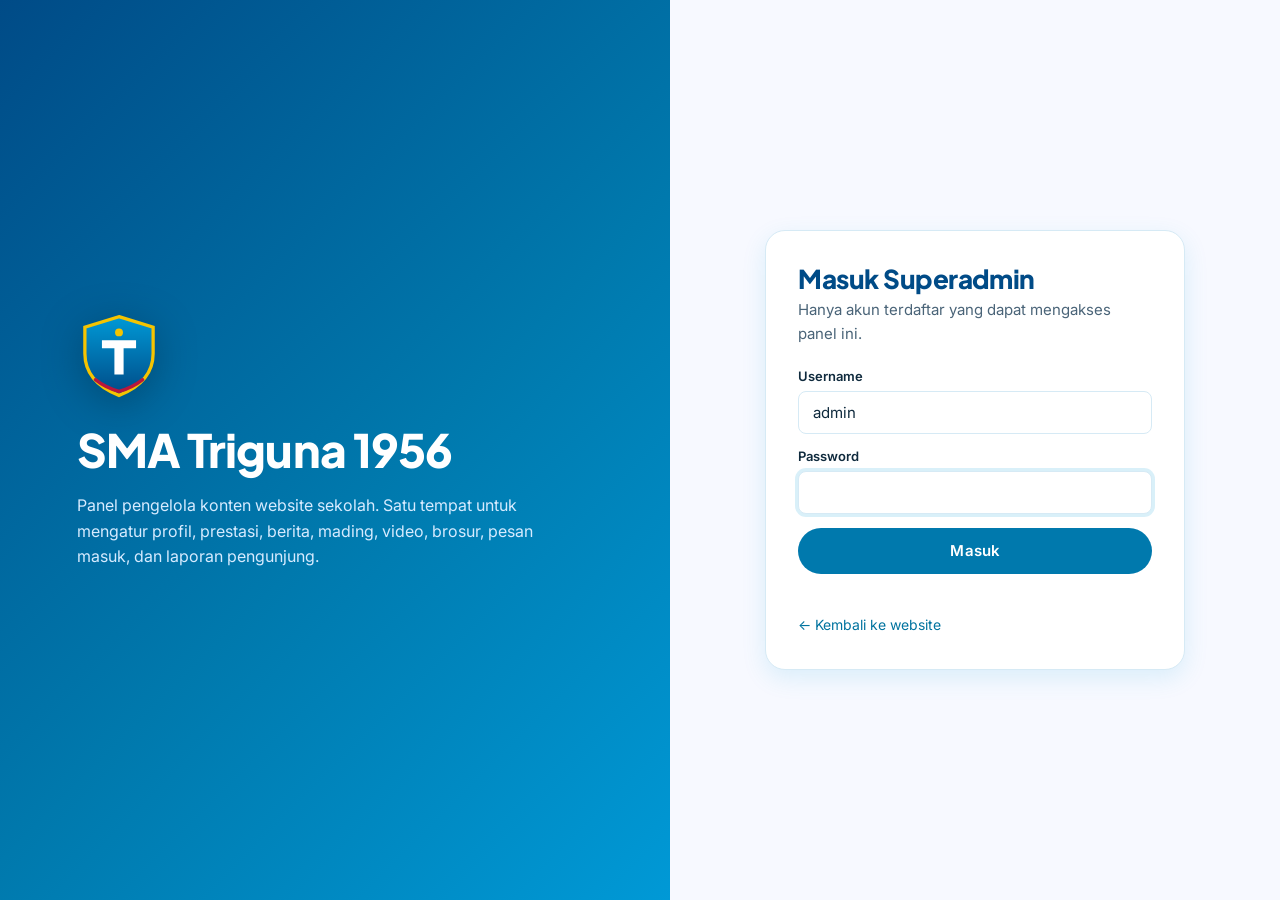
<file: admin.html>
<!DOCTYPE html>
<html lang="id">
<head>
  <meta charset="utf-8">
  <meta name="viewport" content="width=device-width, initial-scale=1">
  <title>Panel Admin — SMA Triguna 1956</title>
  <meta name="robots" content="noindex, nofollow">
  <meta name="theme-color" content="#004B87">
  <link rel="icon" href="assets/logo.svg" type="image/svg+xml">
  <script>try{var t=JSON.parse(localStorage.getItem('trg:v1:theme')||'null')||(matchMedia('(prefers-color-scheme: dark)').matches?'dark':'light');document.documentElement.dataset.theme=t;}catch(e){document.documentElement.dataset.theme='light';}</script>
  <link rel="preconnect" href="https://script.google.com">
  <link rel="preconnect" href="https://script.googleusercontent.com" crossorigin>
  <link rel="preconnect" href="https://fonts.googleapis.com">
  <link rel="preconnect" href="https://fonts.gstatic.com" crossorigin>
  <link rel="stylesheet" href="https://fonts.googleapis.com/css2?family=Inter:wght@400;500;600;700&family=Plus+Jakarta+Sans:wght@600;700;800&display=swap">
  <link rel="stylesheet" href="css/base.css">
  <link rel="stylesheet" href="css/admin.css">
  <script defer src="js/config.js"></script>
  <script defer src="js/icons.js"></script>
  <script defer src="js/core.js"></script>
  <script defer src="js/admin.js"></script>
</head>
<body class="adm">
  <!-- LOGIN -->
  <section id="login" class="login" hidden>
    <div class="login-art">
      <img src="assets/logo.svg" alt="" width="84" height="84">
      <h1>SMA Triguna 1956</h1>
      <p>Panel pengelola konten website sekolah. Satu tempat untuk mengatur profil, prestasi, berita, mading, video, brosur, pesan masuk, dan laporan pengunjung.</p>
    </div>
    <form class="login-card card" id="loginForm" novalidate>
      <h2>Masuk Superadmin</h2>
      <p class="muted">Hanya akun terdaftar yang dapat mengakses panel ini.</p>
      <div class="field"><label for="l-user">Username</label><input id="l-user" name="username" autocomplete="username" required value="admin"></div>
      <div class="field"><label for="l-pass">Password</label><input id="l-pass" name="password" type="password" autocomplete="current-password" required></div>
      <button class="btn btn-block" type="submit">Masuk</button>
      <p class="form-msg" role="alert"></p>
      <a class="back" href="index.html">← Kembali ke website</a>
    </form>
  </section>

  <!-- APLIKASI -->
  <div id="app" class="shell" hidden>
    <aside class="side" id="side" aria-label="Menu admin"></aside>
    <div class="side-scrim" id="scrim"></div>
    <div class="main">
      <header class="bar">
        <button class="btn-icon show-md" id="sideBtn" type="button" aria-label="Buka menu"></button>
        <nav class="crumb" id="crumb"></nav>
        <div class="bar-act">
          <span class="sync" id="sync" title="Status sinkron"></span>
          <a class="btn btn-soft btn-sm hide-sm" href="index.html" target="_blank" rel="noopener" id="viewSite"></a>
          <button class="btn-icon" type="button" id="themeBtn" aria-label="Ganti mode" data-theme-icon></button>
          <a class="btn-icon bell" href="#/pesan" id="bell" aria-label="Pesan masuk"></a>
          <button class="btn-icon" type="button" id="logoutBtn" aria-label="Keluar"></button>
        </div>
      </header>
      <main class="pages" id="pages"></main>
    </div>
  </div>

  <aside class="drawer" id="drawer" aria-modal="true" role="dialog" aria-label="Formulir"><div class="drawer-box"></div></aside>
  <div class="modal" id="dialog" role="alertdialog" aria-modal="true"><div class="modal-box dialog-box"></div></div>
</body>
</html>
</file>
<file: css/base.css>
/* ============================================================
   SMA Triguna 1956 — Token desain & komponen bersama
   Sumber: DESIGN_light.md & DESIGN_dark.md (Heritage & Forward Vision)
   ============================================================ */
:root {
  --primary: #0099D6;          /* biru muda logo — permukaan & aksen */
  --primary-ink: #00739F;      /* versi teks/tombol agar kontras AA */
  --btn: #0079AD; --btn-h: #00668F; --on-btn: #ffffff;
  --deep: #004B87;             /* biru tua: judul, navigasi, footer */
  --gold: #F5C400; --on-gold: #0F2A3D;
  --crimson: #B8163D; --crimson-tint: #FDE8EC;
  --bg: #F7F9FF; --surface: #FFFFFF; --tint: #E6F4FB; --tint-2: #D6EBFF;
  --text: #0F2A3D; --muted: #4A6478; --border: #D6EAF5;
  --heading: #004B87;
  --ok: #0F7B4F; --ok-tint: #E3F6EC;
  --shadow-rest: 0 2px 10px rgba(0, 75, 135, .04);
  --shadow: 0 8px 24px rgba(0, 153, 214, .12);
  --shadow-hover: 0 12px 32px rgba(0, 153, 214, .16);
  --shadow-modal: 0 20px 48px rgba(15, 42, 61, .18);
  --overlay: rgba(6, 26, 43, .62);
  --hero-grad: linear-gradient(180deg, rgba(0, 45, 82, .55) 0%, rgba(0, 60, 110, .72) 60%, rgba(0, 40, 75, .92) 100%);
  --band-grad: linear-gradient(135deg, #004B87 0%, #0079AD 55%, #0099D6 100%);
  --r-sm: 8px; --r-md: 12px; --r-lg: 20px; --r-full: 999px;
  --f-head: 'Plus Jakarta Sans', system-ui, -apple-system, 'Segoe UI', sans-serif;
  --f-body: 'Inter', system-ui, -apple-system, 'Segoe UI', Roboto, sans-serif;
  --ease: cubic-bezier(.2, .7, .2, 1);
  color-scheme: light;
}
:root[data-theme="dark"] {
  --primary: #33B5E8; --primary-ink: #72D2FF;
  --btn: #33B5E8; --btn-h: #5CC6F0; --on-btn: #01263A;
  --deep: #0C2740; --gold: #F5C400;
  --crimson: #E0355D; --crimson-tint: #3A1220;
  --bg: #061A2B; --surface: #0C2740; --tint: #0E2132; --tint-2: #17405E;
  --text: #EAF6FC; --muted: #9DB8CC; --border: #17405E; --heading: #EAF6FC;
  --ok: #4ADE9B; --ok-tint: #0E3324;
  --shadow-rest: 0 0 0 1px #17405E;
  --shadow: 0 8px 24px rgba(0, 0, 0, .4);
  --shadow-hover: 0 12px 32px rgba(0, 0, 0, .5);
  --shadow-modal: 0 20px 48px rgba(0, 0, 0, .6);
  --overlay: rgba(0, 8, 16, .75);
  --hero-grad: linear-gradient(180deg, rgba(1, 15, 30, .6) 0%, rgba(1, 21, 37, .8) 60%, rgba(6, 26, 43, 1) 100%);
  --band-grad: linear-gradient(135deg, #031426 0%, #0C2740 55%, #0E3A5C 100%);
  color-scheme: dark;
}

*, *::before, *::after { box-sizing: border-box; }
html { -webkit-text-size-adjust: 100%; scroll-behavior: smooth; scroll-padding-top: 96px; }
html, body { overflow-x: clip; }
body { margin: 0; font: 400 15px/1.6 var(--f-body); color: var(--text); background: var(--bg); -webkit-font-smoothing: antialiased; }
main, footer { overflow-x: clip; }
body, .card, .btn, input, select, textarea { transition: background-color .25s var(--ease), color .25s var(--ease), border-color .25s var(--ease); }
img { max-width: 100%; display: block; }
a { color: var(--primary-ink); text-decoration: none; }
a:hover { text-decoration: underline; }
h1, h2, h3, h4 { font-family: var(--f-head); color: var(--heading); margin: 0 0 .5em; line-height: 1.2; }
h1 { font-weight: 800; letter-spacing: -.02em; }
h2 { font-weight: 800; letter-spacing: -.02em; font-size: clamp(28px, 3.4vw, 40px); }
h3 { font-weight: 600; font-size: 18px; }
p { margin: 0 0 1em; }
button { font: inherit; color: inherit; cursor: pointer; }
:focus-visible { outline: 3px solid var(--primary); outline-offset: 2px; border-radius: 6px; }
.sr-only { position: absolute !important; width: 1px; height: 1px; overflow: hidden; clip: rect(0 0 0 0); white-space: nowrap; }
[hidden] { display: none !important; }

/* Ikon SVG */
.ic { width: 1.25em; height: 1.25em; flex: none; stroke: currentColor; fill: none; stroke-width: 2; stroke-linecap: round; stroke-linejoin: round; vertical-align: -.25em; }
.ic.fill { fill: currentColor; stroke: none; }

/* Tombol */
.btn { display: inline-flex; align-items: center; justify-content: center; gap: 8px; border: 0; border-radius: var(--r-full); padding: 12px 24px; font: 600 14px/1.2 var(--f-body); letter-spacing: .01em; background: var(--btn); color: var(--on-btn); text-decoration: none !important; transition: background .2s, transform .15s var(--ease), box-shadow .2s; white-space: nowrap; }
.btn:hover { background: var(--btn-h); box-shadow: 0 8px 24px rgba(0, 153, 214, .25); }
.btn:active { transform: scale(.97); }
.btn:disabled { opacity: .55; pointer-events: none; }
.btn-deep { background: var(--heading); color: var(--bg); }
:root:not([data-theme="dark"]) .btn-deep { background: #004B87; color: #fff; }
.btn-gold { background: var(--gold); color: var(--on-gold); }
.btn-gold:hover { background: #FFD633; }
.btn-light { background: #fff; color: #004B87; }
.btn-light:hover { background: #EAF6FC; }
.btn-ghost { background: rgba(255, 255, 255, .14); color: #fff; border: 1px solid rgba(255, 255, 255, .35); backdrop-filter: blur(8px); }
.btn-ghost:hover { background: rgba(255, 255, 255, .24); box-shadow: none; }
.btn-outline { background: transparent; color: var(--primary-ink); border: 1.5px solid currentColor; }
.btn-outline:hover { background: var(--tint); box-shadow: none; }
.btn-soft { background: var(--tint); color: var(--primary-ink); }
.btn-soft:hover { background: var(--tint-2); box-shadow: none; }
.btn-danger { background: var(--crimson); color: #fff; }
.btn-danger:hover { background: #9A1233; }
.btn-wa { background: #1FAF54; color: #fff; }
.btn-wa:hover { background: #17924A; box-shadow: 0 8px 24px rgba(31, 175, 84, .3); }
.btn-sm { padding: 8px 14px; font-size: 13px; }
.btn-icon { width: 40px; height: 40px; padding: 0; border-radius: 50%; background: transparent; color: inherit; }
.btn-icon:hover { background: var(--tint); box-shadow: none; }

/* Chip, badge, pill */
.chip { display: inline-flex; align-items: center; gap: 6px; padding: 6px 14px; border-radius: var(--r-full); font: 600 12px/1.3 var(--f-body); letter-spacing: .04em; text-transform: uppercase; background: var(--tint); color: var(--primary-ink); border: 1px solid var(--border); }
.chip-glass { background: rgba(255, 255, 255, .14); color: #fff; border-color: rgba(255, 255, 255, .3); backdrop-filter: blur(8px); }
.num-pill { display: inline-grid; place-items: center; min-width: 40px; height: 32px; padding: 0 12px; border-radius: var(--r-full); background: var(--gold); color: var(--on-gold); font: 800 14px var(--f-head); }
.tag { display: inline-flex; align-items: center; gap: 6px; padding: 4px 12px; border-radius: var(--r-full); font: 600 12px/1.4 var(--f-body); background: var(--tint); color: var(--primary-ink); }
.tag::before { content: ''; width: 6px; height: 6px; border-radius: 50%; background: currentColor; }
.tag.no-dot::before { display: none; }
.tag-gold { background: #FFF4C2; color: #6B5300; }
.tag-red { background: var(--crimson-tint); color: var(--crimson); }
.tag-ok { background: var(--ok-tint); color: var(--ok); }
.tag-muted { background: var(--tint); color: var(--muted); }
:root[data-theme="dark"] .tag-gold { background: #3A3000; color: #FFE08B; }

/* Kartu */
.card { background: var(--surface); border: 1px solid var(--border); border-radius: var(--r-lg); box-shadow: var(--shadow); }
.card-flat { background: var(--tint); border-radius: var(--r-lg); }

/* Form */
.field { display: grid; gap: 6px; margin-bottom: 14px; }
.field > label, .label { font: 600 13px/1.3 var(--f-body); color: var(--text); }
.field .hint { font-size: 12px; color: var(--muted); }
.input, .field input:not([type="checkbox"]):not([type="radio"]):not([type="file"]), .field select, .field textarea {
  width: 100%; font: 400 15px/1.4 var(--f-body); color: var(--text); background: var(--surface);
  border: 1px solid var(--border); border-radius: var(--r-sm); padding: 10px 14px; outline: none;
}
.field textarea { min-height: 110px; resize: vertical; }
.input:focus, .field input:focus, .field select:focus, .field textarea:focus { border-color: var(--primary); box-shadow: 0 0 0 3px rgba(0, 153, 214, .15); }
.field.err input, .field.err textarea { border-color: var(--crimson); }

/* Modal */
.modal { position: fixed; inset: 0; z-index: 200; display: grid; place-items: center; padding: 16px; background: var(--overlay); opacity: 0; pointer-events: none; transition: opacity .2s var(--ease); }
.modal.open { opacity: 1; pointer-events: auto; }
.modal-box { position: relative; width: min(860px, 100%); max-height: calc(100vh - 32px); overflow: auto; background: var(--surface); border-radius: var(--r-lg); box-shadow: var(--shadow-modal); transform: translateY(16px) scale(.98); transition: transform .25s var(--ease); }
.modal.open .modal-box { transform: none; }
.modal-close { position: absolute; top: 10px; right: 10px; z-index: 2; background: var(--surface); box-shadow: var(--shadow-rest); }
.modal-body { padding: 24px; }
.modal.media .modal-box { background: #000; width: min(1100px, 100%); }
.ratio { position: relative; aspect-ratio: 16 / 9; background: #000; }
.ratio iframe, .ratio img { position: absolute; inset: 0; width: 100%; height: 100%; border: 0; object-fit: contain; }

/* Toast */
.toasts { position: fixed; z-index: 300; left: 50%; bottom: 20px; transform: translateX(-50%); display: grid; gap: 8px; width: min(420px, calc(100% - 32px)); pointer-events: none; }
.toast { pointer-events: auto; display: flex; gap: 10px; align-items: flex-start; padding: 12px 16px; border-radius: var(--r-md); background: #0F2A3D; color: #fff; box-shadow: var(--shadow-modal); font-size: 14px; animation: toastIn .25s var(--ease); }
.toast.error { background: #8E1230; }
.toast.ok { background: #0F5E3D; }
.toast button { margin-left: auto; background: none; border: 0; color: #FFE08B; font-weight: 600; padding: 0 0 0 8px; }
@keyframes toastIn { from { opacity: 0; transform: translateY(10px); } }

/* Skeleton & gambar */
.img-fb { background: linear-gradient(135deg, var(--tint), var(--tint-2)); }
img.lazy-fade { opacity: 0; transition: opacity .4s var(--ease); }
img.lazy-fade.loaded { opacity: 1; }
img.img-err { min-height: 100%; }
.skel { background: linear-gradient(90deg, var(--tint) 25%, var(--tint-2) 37%, var(--tint) 63%); background-size: 400% 100%; animation: skel 1.4s ease infinite; border-radius: 8px; }
@keyframes skel { 0% { background-position: 100% 50%; } 100% { background-position: 0 50%; } }

@media (prefers-reduced-motion: reduce) {
  *, *::before, *::after { animation-duration: .01ms !important; animation-iteration-count: 1 !important; transition-duration: .01ms !important; scroll-behavior: auto !important; }
}
</file>
<file: css/admin.css>
/* ============================================================
   SMA Triguna 1956 — Panel Superadmin
   Sidebar biru tua + aksen emas, area konten terang (screen5/6)
   ============================================================ */
:root { --side: #0B3F73; --side-2: #0E4C88; --side-ink: #CFE6F7; --side-w: 264px; --bar-h: 64px; }
:root[data-theme="dark"] { --side: #031426; --side-2: #0C2740; --side-ink: #9DB8CC; }
body.adm { background: var(--bg); }
body.noscroll { overflow: hidden; }
.muted { color: var(--muted); }
.small { font-size: 13px; }
.pre { white-space: pre-line; }
.spin { animation: spin 1s linear infinite; }
@keyframes spin { to { transform: rotate(360deg); } }
.hide-sm { }
.show-md { display: none !important; }

/* ---------- LOGIN ---------- */
.login { min-height: 100vh; display: grid; grid-template-columns: 1.1fr 1fr; }
.login-art { background: var(--band-grad); color: #fff; padding: 64px clamp(24px, 6vw, 80px); display: flex; flex-direction: column; justify-content: center; gap: 16px; }
.login-art h1 { color: #fff; font-size: clamp(30px, 4vw, 46px); margin: 8px 0 0; }
.login-art p { color: #D6EBFF; max-width: 460px; font-size: 16px; }
.login-art img { filter: drop-shadow(0 8px 20px rgba(0, 0, 0, .25)); }
.login-card { align-self: center; justify-self: center; width: min(420px, calc(100% - 32px)); padding: 32px; margin: 32px 0; }
.login-card h2 { font-size: 26px; margin-bottom: 4px; }
.login-card > .muted { margin-bottom: 22px; }
.btn-block { width: 100%; padding: 14px; font-size: 15px; }
.form-msg { min-height: 1.4em; margin: 12px 0 4px; font-size: 14px; color: var(--crimson); }
.form-msg.ok { color: var(--ok); }
.back { display: inline-block; font-size: 14px; margin-top: 4px; }

/* ---------- KERANGKA ---------- */
.shell { display: grid; grid-template-columns: var(--side-w) minmax(0, 1fr); min-height: 100vh; }
.side { position: sticky; top: 0; height: 100vh; display: flex; flex-direction: column; background: var(--side); color: var(--side-ink); z-index: 60; }
.side-head { display: flex; align-items: center; gap: 12px; padding: 18px 20px; border-bottom: 1px solid rgba(255, 255, 255, .08); }
.side-head b { display: block; color: #fff; font: 800 15px/1.2 var(--f-head); letter-spacing: .02em; }
.side-head small { display: block; color: var(--gold); font: 700 10.5px/1.4 var(--f-body); letter-spacing: .14em; margin-top: 2px; }
.side-nav { flex: 1; overflow-y: auto; padding: 10px 12px 16px; scrollbar-width: thin; scrollbar-color: rgba(255, 255, 255, .2) transparent; }
.side-group { margin: 16px 10px 6px; font: 700 10.5px/1 var(--f-body); letter-spacing: .14em; text-transform: uppercase; color: rgba(207, 230, 247, .55); }
.side-nav a { position: relative; display: flex; align-items: center; gap: 12px; padding: 9px 12px; margin: 1px 0; border-radius: 10px; color: var(--side-ink); font-size: 14px; font-weight: 500; text-decoration: none; transition: background .15s, color .15s; }
.side-nav a .ic { opacity: .85; }
.side-nav a:hover { background: rgba(255, 255, 255, .07); color: #fff; }
.side-nav a.on { background: var(--gold); color: var(--on-gold); font-weight: 700; box-shadow: 0 6px 16px rgba(245, 196, 0, .22); }
.side-nav a.on .ic { opacity: 1; }
.badge { margin-left: auto; min-width: 22px; height: 20px; padding: 0 7px; display: inline-grid; place-items: center; border-radius: 999px; background: var(--crimson); color: #fff; font: 700 11px/1 var(--f-body); font-style: normal; }
.side-nav a.on .badge { background: var(--deep); }
.side-foot { display: flex; align-items: center; gap: 10px; padding: 14px 16px; border-top: 1px solid rgba(255, 255, 255, .08); }
.side-foot b { display: block; color: #fff; font-size: 13.5px; }
.side-foot small { display: block; font-size: 12px; color: var(--side-ink); }
.side-foot > div { flex: 1; min-width: 0; }
.side-foot .btn-icon { color: var(--side-ink); }
.side-foot .btn-icon:hover { background: rgba(255, 255, 255, .1); color: #fff; }
.avatar { width: 36px; height: 36px; border-radius: 50%; flex: none; display: grid; place-items: center; background: var(--side-2); color: var(--gold); font: 800 15px var(--f-head); }
.avatar.big { width: 48px; height: 48px; font-size: 20px; background: var(--tint); color: var(--primary-ink); }
.side-scrim { display: none; }

.main { min-width: 0; display: flex; flex-direction: column; }
.bar { position: sticky; top: 0; z-index: 40; height: var(--bar-h); display: flex; align-items: center; gap: 12px; padding: 0 24px; background: color-mix(in srgb, var(--surface) 88%, transparent); backdrop-filter: blur(10px); border-bottom: 1px solid var(--border); }
.crumb { display: flex; align-items: center; gap: 6px; min-width: 0; font-size: 14px; color: var(--muted); }
.crumb span { display: inline-flex; align-items: center; gap: 6px; white-space: nowrap; }
.crumb b { color: var(--text); white-space: nowrap; overflow: hidden; text-overflow: ellipsis; }
.crumb > .ic { width: 1em; height: 1em; }
.bar-act { margin-left: auto; display: flex; align-items: center; gap: 6px; }
.sync { display: inline-flex; align-items: center; gap: 6px; padding: 6px 10px; border-radius: 999px; font-size: 12.5px; font-weight: 600; }
.sync.ok { color: var(--ok); background: var(--ok-tint); }
.sync.busy { color: #6B5300; background: #FFF4C2; }
:root[data-theme="dark"] .sync.busy { color: #FFE08B; background: #3A3000; }
.bell { position: relative; display: inline-grid; place-items: center; color: inherit; }
.bell i { position: absolute; top: 9px; right: 10px; width: 9px; height: 9px; border-radius: 50%; background: var(--crimson); box-shadow: 0 0 0 2px var(--surface); }
button.btn-icon, .pg, .seg button { border: 0; }
img.img-err { content: url("[data-uri]"); }
a.btn-icon { display: inline-grid; place-items: center; color: inherit; text-decoration: none; }

.pages { flex: 1; padding: 28px clamp(16px, 3vw, 36px) 48px; }
.page { max-width: 1280px; margin: 0 auto; animation: pageIn .18s var(--ease); }
@keyframes pageIn { from { opacity: .4; transform: translateY(4px); } }

/* ---------- KEPALA HALAMAN & PANEL ---------- */
.page-head { display: flex; align-items: flex-end; justify-content: space-between; gap: 16px; flex-wrap: wrap; margin-bottom: 22px; }
.page-head h1 { font-size: clamp(24px, 2.6vw, 32px); margin: 4px 0 6px; }
.page-head p.muted { margin: 0; max-width: 680px; }
.eyebrow { display: inline-flex; align-items: center; gap: 8px; margin: 0; font: 700 12px/1.2 var(--f-body); letter-spacing: .1em; text-transform: uppercase; color: var(--primary-ink); }
.eyebrow span { display: inline-grid; place-items: center; width: 28px; height: 28px; border-radius: 8px; background: var(--tint); }
.page-act { display: flex; gap: 8px; flex-wrap: wrap; }

.panel { background: var(--surface); border: 1px solid var(--border); border-radius: 16px; padding: 20px; margin-bottom: 20px; box-shadow: var(--shadow-rest); min-width: 0; }
.panel-head { display: flex; align-items: center; justify-content: space-between; gap: 12px; flex-wrap: wrap; margin-bottom: 14px; }
.panel-head h3 { display: flex; align-items: center; gap: 10px; margin: 0; font-size: 16.5px; }
.panel-head h3 > .ic { color: var(--primary-ink); }
.panel-head > a { display: inline-flex; align-items: center; gap: 6px; font-size: 13.5px; font-weight: 600; }
.panel-head > a .ic { width: 1em; height: 1em; }
.grid-2 { display: grid; grid-template-columns: repeat(2, minmax(0, 1fr)); gap: 20px; }
.grid-2 > .panel { margin-bottom: 20px; }
.grid-2.flat { gap: 24px; }
.grid-2 + .panel { margin-top: 0; }
.step { display: inline-grid; place-items: center; width: 26px; height: 26px; border-radius: 50%; background: var(--deep); color: #fff; font: 800 13px var(--f-head); flex: none; }
:root[data-theme="dark"] .step { background: var(--gold); color: var(--on-gold); }

/* KPI */
.kpis { display: grid; grid-template-columns: repeat(auto-fill, minmax(190px, 1fr)); gap: 14px; margin-bottom: 20px; }
.kpi { display: flex; align-items: center; gap: 14px; padding: 16px; border-radius: 16px; background: var(--surface); border: 1px solid var(--border); box-shadow: var(--shadow-rest); min-width: 0; }
.kpi-ic { width: 44px; height: 44px; flex: none; display: grid; place-items: center; border-radius: 12px; background: var(--tint); color: var(--primary-ink); }
.kpi small { display: block; font-size: 12.5px; color: var(--muted); font-weight: 600; }
.kpi b { display: block; font: 800 22px/1.25 var(--f-head); color: var(--heading); overflow-wrap: anywhere; }
.kpi.warn .kpi-ic { background: var(--crimson-tint); color: var(--crimson); }
.kpi.warn b { color: var(--crimson); }
.chart { display: block; width: 100%; }

.mini-list { list-style: none; margin: 0; padding: 0; }
.mini-list li + li { border-top: 1px solid var(--border); }
.mini-list a { display: grid; grid-template-columns: 1fr auto; gap: 2px 10px; padding: 10px 4px; color: var(--text); text-decoration: none; border-radius: 8px; }
.mini-list a:hover { background: var(--tint); }
.mini-list b { font-size: 14px; }
.mini-list span { grid-column: 1; font-size: 13px; color: var(--muted); overflow: hidden; text-overflow: ellipsis; white-space: nowrap; }
.mini-list small { grid-column: 2; grid-row: 1; font-size: 12px; color: var(--muted); }
.mini-list li.unread b::before { content: ''; display: inline-block; width: 8px; height: 8px; border-radius: 50%; background: var(--crimson); margin-right: 8px; vertical-align: 1px; }

.quick { display: grid; grid-template-columns: repeat(auto-fill, minmax(150px, 1fr)); gap: 10px; }
.q { display: flex; flex-direction: column; align-items: flex-start; gap: 10px; padding: 14px; border-radius: 12px; background: var(--tint); color: var(--text); font-weight: 600; font-size: 14px; text-decoration: none !important; transition: background .15s, transform .15s var(--ease); }
.q .ic { color: var(--primary-ink); width: 22px; height: 22px; }
.q:hover { background: var(--tint-2); transform: translateY(-2px); }

/* Pil & filter */
.chips-row { display: flex; flex-wrap: wrap; gap: 8px; margin-bottom: 14px; }
.pill { display: inline-flex; align-items: center; gap: 6px; padding: 7px 14px; border-radius: 999px; border: 1px solid var(--border); background: var(--surface); color: var(--text); font-size: 13px; text-decoration: none !important; }
.pill b { font-weight: 700; }
.pill.ok { background: var(--ok-tint); color: var(--ok); border-color: transparent; }
.pill.muted { background: var(--tint); color: var(--muted); border-color: transparent; }
.pill.link { color: var(--primary-ink); font-weight: 600; }
button.pill { cursor: pointer; }
button.pill:hover, .pill.link:hover { border-color: var(--primary); }
.pill.on { background: var(--deep); color: #fff; border-color: transparent; }
:root[data-theme="dark"] .pill.on { background: var(--gold); color: var(--on-gold); }

.toolbar { display: flex; flex-wrap: wrap; gap: 10px; padding: 12px; margin-bottom: 14px; }
.toolbar select, .field.inline select { font: 500 14px var(--f-body); color: var(--text); background: var(--surface); border: 1px solid var(--border); border-radius: 10px; padding: 9px 12px; min-width: 0; }
.search { flex: 1 1 260px; display: flex; align-items: center; gap: 8px; padding: 0 12px; border: 1px solid var(--border); border-radius: 10px; background: var(--bg); color: var(--muted); }
.search:focus-within { border-color: var(--primary); box-shadow: 0 0 0 3px rgba(0, 153, 214, .15); }
.search input { flex: 1; min-width: 0; border: 0; outline: 0; background: none; color: var(--text); font: 400 14px var(--f-body); padding: 10px 0; }

/* ---------- TABEL ---------- */
.table-panel { padding: 0; overflow: hidden; }
.tbl { width: 100%; border-collapse: collapse; font-size: 14px; }
.tbl th { text-align: left; padding: 12px 14px; font: 700 11.5px/1.2 var(--f-body); letter-spacing: .08em; text-transform: uppercase; color: var(--muted); background: var(--tint); border-bottom: 1px solid var(--border); white-space: nowrap; }
.tbl td { padding: 12px 14px; border-bottom: 1px solid var(--border); vertical-align: middle; }
.tbl tbody tr { transition: background .12s; }
.tbl tbody tr:hover { background: color-mix(in srgb, var(--tint) 55%, transparent); }
.tbl tbody tr:last-child td { border-bottom: 0; }
.tbl.compact th, .tbl.compact td { padding: 9px 12px; }
.tbl tr.dim td { color: var(--muted); font-style: italic; }
.w-ord { width: 44px; padding-right: 0 !important; }
.w-ord .btn-icon { display: grid; }
.w-img { width: 92px; }
.w-img img, .noimg, .pdf-ic { width: 72px; height: 52px; border-radius: 8px; object-fit: cover; background: var(--tint); }
.noimg, .pdf-ic { display: grid; place-items: center; color: var(--muted); font: 800 12px var(--f-head); }
.pdf-ic { background: var(--crimson-tint); color: var(--crimson); }
.w-act { width: 1%; white-space: nowrap; text-align: right; }
.w-act .btn-icon { width: 34px; height: 34px; display: inline-grid; place-items: center; color: var(--muted); }
.w-act .btn-icon:hover { color: var(--primary-ink); }
.btn-icon.xs { width: 26px; height: 22px; border-radius: 6px; color: var(--muted); }
.btn-icon.xs .ic { width: 16px; height: 16px; }
.btn-icon:disabled { opacity: .3; pointer-events: none; }
.btn-icon.danger { color: var(--crimson) !important; }
.btn-icon.danger:hover { background: var(--crimson-tint); }
.t-main b { display: block; font-weight: 600; color: var(--text); }
.t-main small { display: block; color: var(--muted); font-size: 12.5px; margin-top: 2px; overflow-wrap: anywhere; }
tr.saving { opacity: .6; }
.saving-tag { display: inline-block; margin-top: 4px; font-size: 11.5px; font-style: normal; color: #6B5300; background: #FFF4C2; padding: 1px 8px; border-radius: 999px; }
.status { display: inline-flex; align-items: center; gap: 6px; padding: 5px 12px; border-radius: 999px; border: 0; background: var(--tint); color: var(--muted); font: 600 12.5px var(--f-body); white-space: nowrap; }
.status::before { content: ''; width: 8px; height: 8px; border-radius: 50%; background: currentColor; }
.status.on { background: var(--ok-tint); color: var(--ok); }
.status:hover { box-shadow: 0 0 0 2px var(--border); }
.pager { display: flex; align-items: center; justify-content: space-between; gap: 10px; flex-wrap: wrap; padding: 12px 14px; border-top: 1px solid var(--border); font-size: 13px; color: var(--muted); }
.pager > div { display: flex; align-items: center; gap: 4px; }
.pager .btn-icon { width: 32px; height: 32px; display: grid; place-items: center; }
.pg { min-width: 32px; height: 32px; padding: 0 8px; border-radius: 8px; border: 0; background: none; color: var(--text); font-weight: 600; font-size: 13px; }
.pg:hover { background: var(--tint); }
.pg.on { background: var(--deep); color: #fff; }
:root[data-theme="dark"] .pg.on { background: var(--gold); color: var(--on-gold); }
.empty-state { display: grid; justify-items: center; gap: 8px; padding: 40px 16px; text-align: center; color: var(--muted); }
.empty-state .ic { width: 36px; height: 36px; color: var(--primary); opacity: .7; }
.empty-state p { margin: 0; }

/* ---------- DRAWER (formulir) ---------- */
.drawer { position: fixed; inset: 0; z-index: 150; background: var(--overlay); opacity: 0; pointer-events: none; transition: opacity .2s var(--ease); }
.drawer.open { opacity: 1; pointer-events: auto; }
.drawer-box { position: absolute; top: 0; right: 0; bottom: 0; width: min(680px, 100%); background: var(--surface); box-shadow: var(--shadow-modal); transform: translateX(32px); transition: transform .22s var(--ease); display: flex; }
.drawer.open .drawer-box { transform: none; }
.dform { display: flex; flex-direction: column; width: 100%; min-height: 0; }
.drawer-head { display: flex; align-items: flex-start; justify-content: space-between; gap: 12px; padding: 20px 24px; border-bottom: 1px solid var(--border); }
.drawer-head h2 { font-size: 22px; margin: 6px 0 0; }
.drawer-body { flex: 1; overflow-y: auto; padding: 20px 24px; overscroll-behavior: contain; }
.drawer-foot { display: flex; justify-content: flex-end; gap: 8px; flex-wrap: wrap; padding: 14px 24px; border-top: 1px solid var(--border); background: var(--bg); }

.fgrid { display: grid; grid-template-columns: repeat(2, minmax(0, 1fr)); gap: 0 16px; }
.fgrid > .field { grid-column: span 2; }
.fgrid > .field.half { grid-column: span 1; }
.req { color: var(--crimson); font-style: normal; }
.field.err > label { color: var(--crimson); }
.field.err select { border-color: var(--crimson); }
.field.inline { display: flex; align-items: center; gap: 10px; flex-wrap: wrap; }
.field.inline label { margin: 0; }
.switch-row { display: flex !important; align-items: center; justify-content: space-between; gap: 16px; padding: 12px 14px; border-radius: 12px; background: var(--tint); }
.switch-row b { display: block; font-size: 14px; }
.switch-row .hint { display: block; margin-top: 2px; }
.switch { position: relative; flex: none; width: 46px; height: 26px; cursor: pointer; }
.switch input { position: absolute; opacity: 0; width: 100%; height: 100%; margin: 0; cursor: pointer; }
.switch span { position: absolute; inset: 0; border-radius: 999px; background: #A9BFCF; transition: background .18s; pointer-events: none; }
.switch span::after { content: ''; position: absolute; top: 3px; left: 3px; width: 20px; height: 20px; border-radius: 50%; background: #fff; box-shadow: 0 1px 3px rgba(0, 0, 0, .25); transition: transform .18s var(--ease); }
.switch input:checked + span { background: var(--ok); }
.switch input:checked + span::after { transform: translateX(20px); }
.switch input:focus-visible + span { outline: 3px solid var(--primary); outline-offset: 2px; }
:root[data-theme="dark"] .switch span { background: #2A4A63; }

.upl { display: flex; gap: 14px; align-items: flex-start; padding: 12px; border: 1.5px dashed var(--border); border-radius: 12px; }
.upl.busy { border-color: var(--primary); background: var(--tint); }
.upl-prev { width: 120px; height: 90px; flex: none; border-radius: 10px; overflow: hidden; display: grid; place-items: center; background: var(--tint); color: var(--muted); }
.upl-prev img { width: 100%; height: 100%; object-fit: cover; }
.upl-prev .ic { width: 30px; height: 30px; }
.upl-prev.pdf-ic { width: 120px; height: 90px; font-size: 18px; }
.upl-ctl { flex: 1; min-width: 0; display: grid; gap: 8px; justify-items: start; }
.upl-ctl input:not([type="file"]) { width: 100%; }
.upl-ctl label.btn { cursor: pointer; }
.upl-msg { font-size: 12px; color: var(--muted); display: inline-flex; align-items: center; gap: 6px; flex-wrap: wrap; }
.upl-msg.ok { color: var(--ok); }
.upl-msg.err { color: var(--crimson); }
.upl { cursor: default; transition: border-color .15s, background .15s; }
.upl:focus-visible { outline: 3px solid var(--primary); outline-offset: 2px; }
.upl.drag { border-color: var(--primary); border-style: solid; background: var(--tint); box-shadow: 0 0 0 4px rgba(0, 153, 214, .12); }
.upl-prev[data-pick] { cursor: pointer; position: relative; }
.upl-prev[data-pick]:hover { box-shadow: inset 0 0 0 2px var(--primary); }
.upl-ph { display: grid; justify-items: center; gap: 4px; text-align: center; padding: 6px; }
.upl-ph small { font-size: 11px; line-height: 1.3; }
.upl-title { font-size: 14px; color: var(--text); }
.upl-sub { font-size: 12.5px; color: var(--muted); line-height: 1.45; }
.upl-btns { display: flex; flex-wrap: wrap; gap: 8px; }
.upl-adv { width: 100%; font-size: 12.5px; color: var(--muted); }
.upl-adv summary { cursor: pointer; width: max-content; max-width: 100%; }
.upl-adv summary:hover { color: var(--primary-ink); }
.upl-adv input { margin-top: 8px; }
.yt { display: grid; gap: 10px; }
.yt-prev { display: flex; align-items: center; gap: 12px; flex-wrap: wrap; }
.yt-prev img { width: 160px; aspect-ratio: 16 / 9; object-fit: cover; border-radius: 10px; }
.ok-tag, .bad-tag { display: inline-flex; align-items: center; gap: 6px; font-size: 13px; font-weight: 600; }
.ok-tag { color: var(--ok); }
.bad-tag { color: var(--crimson); }

/* Data satu baris */
.single .panel { margin-bottom: 16px; }
.savebar { position: sticky; bottom: 12px; z-index: 5; display: flex; align-items: center; justify-content: space-between; gap: 12px; flex-wrap: wrap; padding: 12px 16px; margin-bottom: 20px; border-radius: 14px; background: var(--surface); border: 1px solid var(--border); box-shadow: var(--shadow); font-size: 13.5px; }

/* ---------- PESAN MASUK ---------- */
.inbox { display: grid; grid-template-columns: minmax(280px, 380px) minmax(0, 1fr); gap: 16px; align-items: start; }
.inbox-list { padding: 6px; max-height: calc(100vh - 260px); overflow-y: auto; }
.msg { width: 100%; display: grid; grid-template-columns: 10px minmax(0, 1fr) auto; gap: 10px; align-items: start; padding: 12px; border: 0; border-radius: 10px; background: none; text-align: left; color: var(--text); }
.msg + .msg { margin-top: 2px; }
.msg:hover { background: var(--tint); }
.msg.on { background: var(--tint-2); }
.dot { width: 8px; height: 8px; margin-top: 6px; border-radius: 50%; background: transparent; }
.msg.unread .dot { background: var(--crimson); }
.msg-main { min-width: 0; display: grid; gap: 1px; }
.msg-main b { font-size: 14px; font-weight: 500; }
.msg.unread .msg-main b { font-weight: 700; }
.msg-main small { font-size: 13px; color: var(--primary-ink); font-weight: 600; overflow: hidden; text-overflow: ellipsis; white-space: nowrap; }
.msg-main span { font-size: 12.5px; color: var(--muted); overflow: hidden; text-overflow: ellipsis; white-space: nowrap; }
.msg time { font-size: 11.5px; color: var(--muted); white-space: nowrap; }
.inbox-read { min-height: 360px; }
.read-head { display: flex; align-items: center; gap: 14px; flex-wrap: wrap; margin-bottom: 12px; }
.read-head h2 { font-size: 20px; margin: 0; }
.read-head small { color: var(--muted); overflow-wrap: anywhere; }
.read-head > div { flex: 1; min-width: 0; }
.read-head time { font-size: 13px; color: var(--muted); }
.read-body { margin: 14px 0 20px; padding: 16px; border-radius: 12px; background: var(--bg); line-height: 1.7; overflow-wrap: anywhere; }
.read-act { display: flex; flex-wrap: wrap; gap: 8px; }
.inbox-read > .btn.show-md { margin-bottom: 12px; }

.seg { display: inline-flex; padding: 3px; border-radius: 10px; background: var(--tint); }
.seg button { border: 0; background: none; padding: 7px 14px; border-radius: 8px; font-size: 13px; font-weight: 600; color: var(--muted); }
.seg button.on { background: var(--surface); color: var(--text); box-shadow: var(--shadow-rest); }

/* ---------- MIGRASI & BACKUP ---------- */
.btn-row { display: flex; flex-wrap: wrap; gap: 8px; margin: 12px 0 16px; }
.btn-row.end { justify-content: flex-end; margin-bottom: 0; }
label.btn { cursor: pointer; }
.callout { display: flex; gap: 12px; padding: 14px 16px; border-radius: 12px; background: var(--tint); color: var(--text); font-size: 14px; margin-bottom: 16px; }
.callout > .ic { color: var(--primary-ink); margin-top: 2px; }
.callout.err { background: var(--crimson-tint); color: var(--crimson); margin: 12px 0 0; }
.callout.err > .ic { color: var(--crimson); }
.checks-grid { display: grid; grid-template-columns: repeat(auto-fill, minmax(150px, 1fr)); gap: 6px; }
.ck { display: flex; align-items: center; gap: 8px; padding: 8px 10px; border-radius: 8px; border: 1px solid var(--border); font-size: 13.5px; cursor: pointer; }
.ck:hover { background: var(--tint); }
.ck input { accent-color: var(--btn); width: 16px; height: 16px; }
.result { margin-top: 16px; overflow-x: auto; }
.result-head { display: flex; align-items: center; gap: 10px; flex-wrap: wrap; font-size: 14px; }
.result .tbl { min-width: 460px; border: 1px solid var(--border); border-radius: 10px; }
.pos { color: var(--ok); font-weight: 700; }
.upd { color: var(--primary-ink); font-weight: 700; }
.warns { list-style: none; padding: 0; margin: 12px 0 0; display: grid; gap: 6px; }
.warns li { display: flex; gap: 8px; align-items: flex-start; font-size: 13px; padding: 8px 12px; border-radius: 8px; background: #FFF4C2; color: #6B5300; }
:root[data-theme="dark"] .warns li { background: #3A3000; color: #FFE08B; }
.bk-list { list-style: none; margin: 0 0 12px; padding: 0; display: grid; gap: 8px; max-height: 360px; overflow-y: auto; }
.bk-list li { display: flex; align-items: center; gap: 10px; padding: 10px; border-radius: 12px; border: 1px solid var(--border); }
.bk-list li > div { flex: 1; min-width: 0; }
.bk-list b { display: block; font-size: 13.5px; overflow: hidden; text-overflow: ellipsis; white-space: nowrap; }
.bk-list small { color: var(--muted); font-size: 12px; }
.bk-ic { width: 36px; height: 36px; flex: none; display: grid; place-items: center; border-radius: 10px; background: var(--tint); color: var(--primary-ink); }
.bk-list .btn-icon { width: 34px; height: 34px; display: inline-grid; place-items: center; }
.small .ic, a.small .ic { width: 1em; height: 1em; }

/* Dialog konfirmasi */
.dialog-box { width: min(460px, 100%); }
.dialog-box h3 { font-size: 19px; }
.dialog-box .pre { color: var(--muted); font-size: 14px; max-height: 50vh; overflow: auto; }

/* ---------- RESPONSIF ---------- */
@media (max-width: 1100px) {
  .grid-2 { grid-template-columns: minmax(0, 1fr); gap: 0; }
}
@media (max-width: 960px) {
  .show-md { display: inline-flex !important; }
  .shell { grid-template-columns: minmax(0, 1fr); }
  .side { position: fixed; left: 0; top: 0; bottom: 0; width: min(var(--side-w), 84vw); transform: translateX(-100%); transition: transform .22s var(--ease); box-shadow: var(--shadow-modal); }
  .side-open .side { transform: none; }
  .side-scrim { display: block; position: fixed; inset: 0; z-index: 55; background: var(--overlay); opacity: 0; pointer-events: none; transition: opacity .2s; }
  .side-open .side-scrim { opacity: 1; pointer-events: auto; }
  .side-open { overflow: hidden; }
  .bar { padding: 0 12px; gap: 6px; }
  .inbox { grid-template-columns: minmax(0, 1fr); }
  .inbox.has-open .inbox-list { display: none; }
  .inbox:not(.has-open) .inbox-read { display: none; }
  .inbox-list { max-height: none; }
  .login { grid-template-columns: minmax(0, 1fr); }
  .login-art { padding: 36px 24px 28px; }
  .login-art p { display: none; }
}
@media (max-width: 720px) {
  .hide-sm { display: none !important; }
  .crumb span { display: none; }
  .crumb > .ic:first-of-type { display: none; }
  .pages { padding: 18px 12px 40px; }
  .page-head { align-items: stretch; margin-bottom: 16px; }
  .page-head .page-act, .page-head .page-act .btn { width: 100%; }
  .panel { padding: 16px; border-radius: 14px; }
  .kpis { grid-template-columns: repeat(2, minmax(0, 1fr)); gap: 10px; }
  .kpi { flex-direction: column; align-items: flex-start; gap: 8px; padding: 14px; }
  .kpi b { font-size: 19px; }
  .kpi-ic { width: 36px; height: 36px; }
  .toolbar select { flex: 1 1 140px; }

  /* Tabel → kartu */
  .table-panel .tbl thead { display: none; }
  .table-panel .tbl, .table-panel .tbl tbody { display: block; }
  .table-panel .tbl tr { display: grid; grid-template-columns: auto 84px minmax(0, 1fr); gap: 8px 12px; align-items: start; padding: 14px; border-bottom: 1px solid var(--border); }
  .table-panel .tbl td { display: block; padding: 0; border: 0; }
  .table-panel .tbl td.w-ord { grid-column: 1; grid-row: 1 / span 2; display: grid; gap: 4px; }
  .table-panel .tbl td.w-img { grid-column: 2; grid-row: 1; width: auto; }
  .table-panel .tbl td.w-img img, .table-panel .tbl td.w-img .noimg, .table-panel .tbl td.w-img .pdf-ic { width: 84px; height: 60px; }
  .table-panel .tbl td.t-main { grid-column: 3; grid-row: 1; }
  .table-panel .tbl tr:not(:has(.w-img)) td.t-main { grid-column: 2 / -1; }
  .table-panel .tbl td[data-label]:not(.w-img) { grid-column: 2 / -1; display: flex; align-items: center; gap: 6px 8px; flex-wrap: wrap; font-size: 13px; }
  .table-panel .tbl td[data-label]:not(.w-img)::before { content: attr(data-label); min-width: 70px; font-size: 11.5px; font-weight: 700; letter-spacing: .06em; text-transform: uppercase; color: var(--muted); }
  .table-panel .tbl td.w-act { grid-column: 2 / -1; text-align: left; display: flex; gap: 4px; justify-content: flex-end; border-top: 1px dashed var(--border); padding-top: 8px; }
  .table-panel .tbl tr:not(:has(.w-ord)) { grid-template-columns: 84px minmax(0, 1fr); }
  .table-panel .tbl tr:not(:has(.w-ord)) td.w-img { grid-column: 1; }
  .table-panel .tbl tr:not(:has(.w-ord)) td.t-main { grid-column: 2; }
  .table-panel .tbl tr:not(:has(.w-ord)):not(:has(.w-img)) td.t-main, .table-panel .tbl tr:not(:has(.w-ord)) td[data-label]:not(.w-img), .table-panel .tbl tr:not(:has(.w-ord)) td.w-act { grid-column: 1 / -1; }

  .drawer-head, .drawer-body, .drawer-foot { padding-left: 16px; padding-right: 16px; }
  .drawer-foot .btn { flex: 1 1 auto; }
  .fgrid { grid-template-columns: minmax(0, 1fr); }
  .fgrid > .field, .fgrid > .field.half { grid-column: 1; }
  .upl { flex-direction: column; }
  .upl-prev, .upl-prev.pdf-ic { width: 100%; height: 160px; }
  .savebar .btn { width: 100%; }
  .read-act .btn { flex: 1 1 100%; }
  .bk-list li { flex-wrap: wrap; }
  .bk-list li > div { flex: 1 1 calc(100% - 50px); }
  .bk-list li .btn-sm { margin-left: 46px; }
  .login-card { padding: 24px; }
}
@media (max-width: 380px) {
  .kpis { grid-template-columns: minmax(0, 1fr); }
  .bar-act { gap: 0; }
}
</file>
